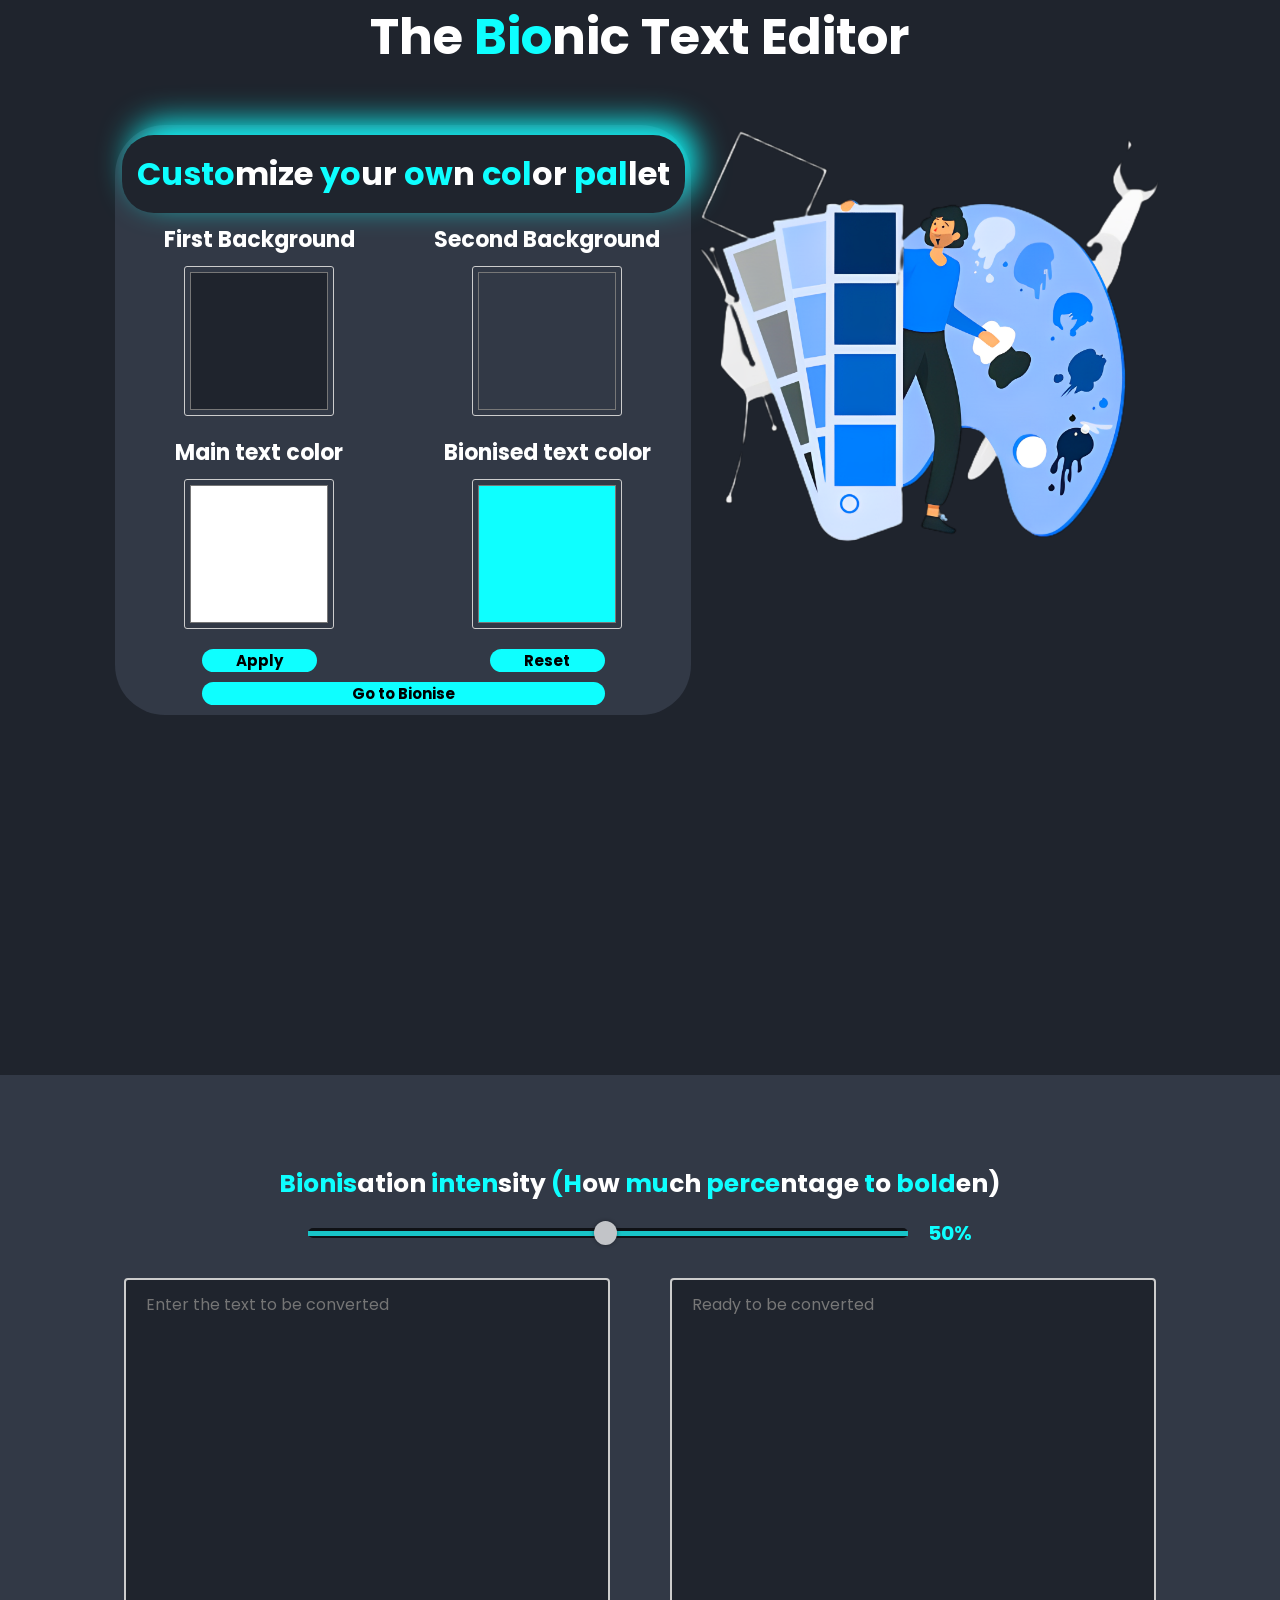
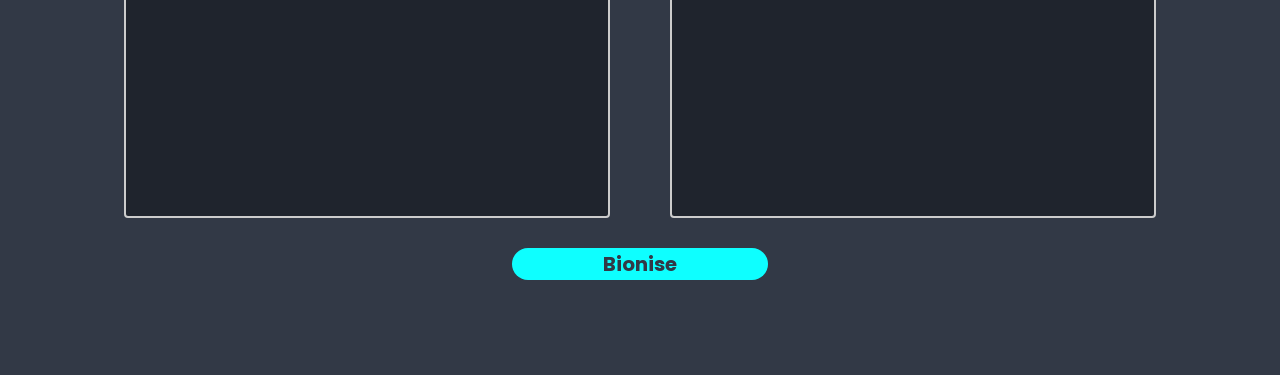
<file: index.html>
<!DOCTYPE html>
<html lang="en">
  <head>
      <meta charset="UTF-8">
      <meta http-equiv="X-UA-Compatible" content="IE=edge">
      <meta name="viewport" content="width=device-width, initial-scale=1.0">
      <link rel="stylesheet" href="styles.css"> 
      <title>Bionic Reader</title>
  </head>
  <body>
    <h3 class="heading">The <span>Bio</span>nic Text Editor</h3>
    <section class="theme">
      <div class="theme-content">
        <h4 class="contenthead"><span><b>Custo</b></span>mize <span><b>yo</b></span>ur <span><b>ow</b></span>n <span><b>col</b></span>or <span><b>pal</b></span>let</h3>
        <div class="color-picker">
          <div class="color-option">
            <label for="colorpicker2">First Background</label>
            <input type="color" id="colorpicker1" value="#1f242d">
      
          </div>
          <div class="color-option">
            <label for="colorpicker2">Second Background</label>
            <input type="color" id="colorpicker2" value="#323946">
          </div>
          <div class="color-option">
            <label for="colorpicker3">Main text color</label>
            <input type="color" id="colorpicker3" value="#ffffff">
          </div>
          <div class="color-option">
            <label for="colorpicker4">Bionised text color</label>
            <input type="color" id="colorpicker4" value="#0effff">
          </div>
        </div>  
        <a id="apply-colors" class="submit-color" onclick="applyColor()">Apply</a> 
        <a id="reset-colors" class="submit-color" onclick="resetColor()">Reset</a>
        <a id="go-to-bionise" class="submit-color" href="#main">Go to Bionise</a> 
      </div>
      <img src="asset/choose theme.png" alt="Choose theme" class="theme-img">
    </section>




    <section class="main" id="main">
      <h4 class="label"><span><b>Bionis</b></span>ation <span><b>inten</b></span>sity <span><b>(H</b></span>ow <span><b>mu</b></span>ch <span><b>perce</b></span>ntage <span><b>t</b></span>o <span><b>bold</b></span>en)</h4>
      <div class="sliderval">
        <input type="range" min="1" max="100" value="50" class="slider" id="perc">
        <p id="percval">None</p>
      </div>

      <div class="inputreg">
        <textarea name="input-text" id="input-text" placeholder="Enter the text to be converted"></textarea>
        <p id="output-text"><span class="blur">Ready to be converted</span></p>
      </div>
      <a onclick="formatText()" class="submit"><b>Bionise</b></a>
    </section>


  </body>
  <script src="script.js"></script>

</html>
</file>
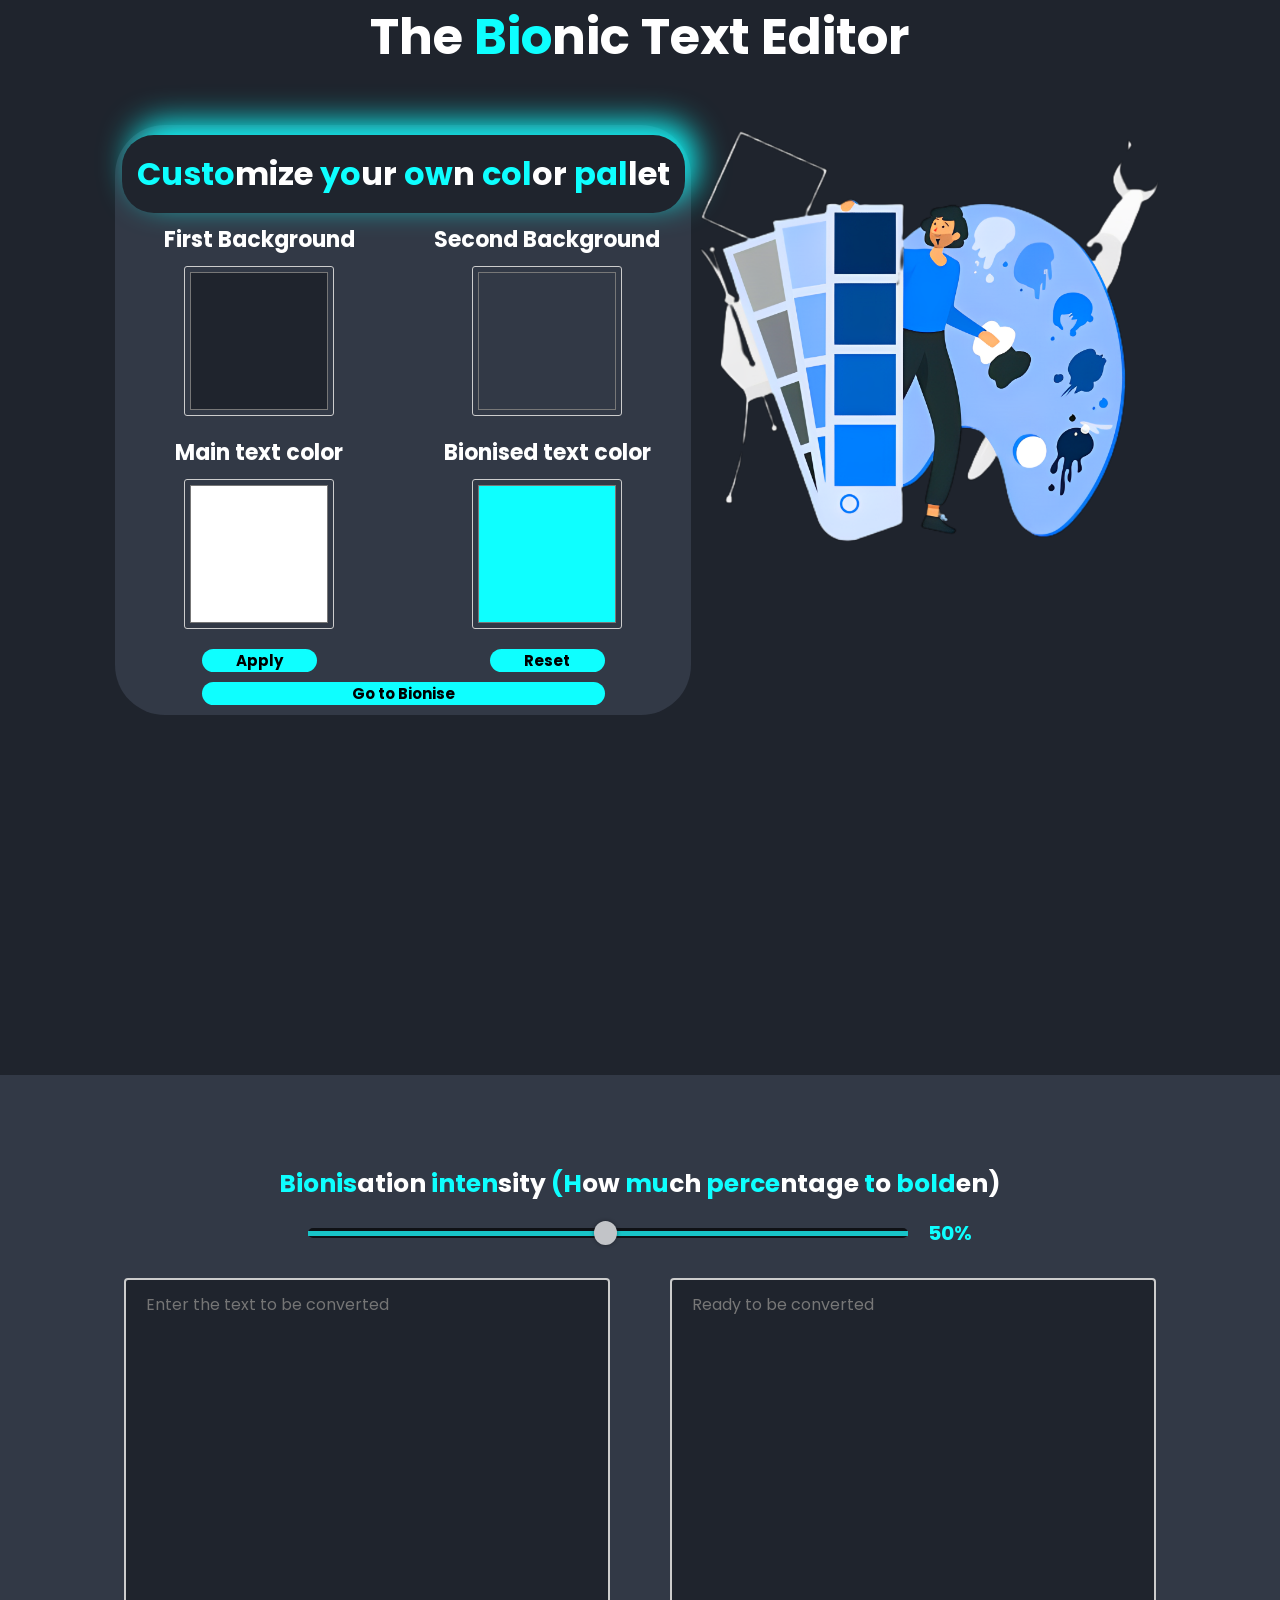
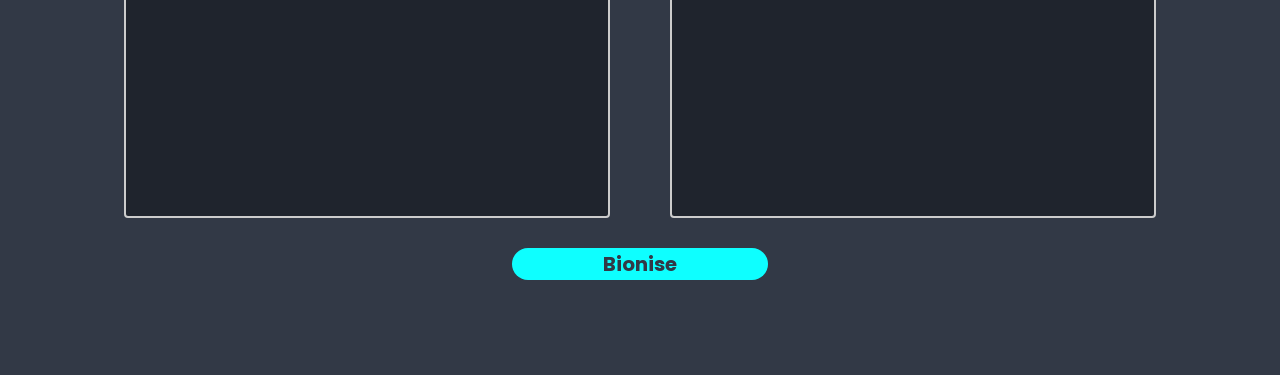
<file: bionic.html>
<!DOCTYPE html>
<html lang="en">
  <head>
      <meta charset="UTF-8">
      <meta http-equiv="X-UA-Compatible" content="IE=edge">
      <meta name="viewport" content="width=device-width, initial-scale=1.0">
      <link rel="stylesheet" href="styles.css"> 
      <title>Document</title>
  </head>
  <body>
    <h3 class="heading">The <span>Bio</span>nic Text Editor</h3>
    <section class="theme">
      <div class="theme-content">
        <h4 class="contenthead"><span><b>Custo</b></span>mize <span><b>yo</b></span>ur <span><b>ow</b></span>n <span><b>col</b></span>or <span><b>pal</b></span>let</h3>
        <div class="color-picker">
          <div class="color-option">
            <label for="colorpicker2">First Background</label>
            <input type="color" id="colorpicker1" value="#1f242d">
      
          </div>
          <div class="color-option">
            <label for="colorpicker2">Second Background</label>
            <input type="color" id="colorpicker2" value="#323946">
          </div>
          <div class="color-option">
            <label for="colorpicker3">Main text color</label>
            <input type="color" id="colorpicker3" value="#ffffff">
          </div>
          <div class="color-option">
            <label for="colorpicker4">Bionised text color</label>
            <input type="color" id="colorpicker4" value="#0effff">
          </div>
        </div>  
        <a id="apply-colors" class="submit-color" onclick="applyColor()">Apply</a> 
        <a id="reset-colors" class="submit-color" onclick="resetColor()">Reset</a>
        <a id="go-to-bionise" class="submit-color" href="#main">Go to Bionise</a> 
      </div>
      <img src="asset/choose theme.png" alt="Choose theme" class="theme-img">
    </section>




    <section class="main" id="main">
      <h4 class="label"><span><b>Bionis</b></span>ation <span><b>inten</b></span>sity <span><b>(H</b></span>ow <span><b>mu</b></span>ch <span><b>perce</b></span>ntage <span><b>t</b></span>o <span><b>bold</b></span>en)</h4>
      <div class="sliderval">
        <input type="range" min="1" max="100" value="50" class="slider" id="perc">
        <p id="percval">None</p>
      </div>

      <div class="inputreg">
        <textarea name="input-text" id="input-text" placeholder="Enter the text to be converted"></textarea>
        <p id="output-text"><span class="blur">Ready to be converted</span></p>
      </div>
      <a onclick="formatText()" class="submit"><b>Bionise</b></a>
    </section>


  </body>
  <script src="script.js"></script>

</html>
</file>
<file: styles.css>
@import url("https://fonts.googleapis.com/css2?family=Poppins:wght@300;400;500;600;700;800;900&display=swap");

*{
    margin:0;
    padding:0;
    box-sizing: border-box;
    text-decoration: none;
    border:none;
    outline:none;
    scroll-behavior: smooth;
    font-family: 'Poppins', sans-serif;
}

:root{
    --bg-color: #1f242d;
    --second-bg-color: #323946;
    --text-color: #fff;
    --main-color: #0effff;
    --hover-color: #02f7ff;
    --text-hover: black;
}



html {
    font-size: 62.5%;
    overflow-x: hidden;
}

body {
    background-color: var(--bg-color);
    color: var(--text-color);
}

section{
    min-height: 100vh;
    padding:10rem 9% 2rem;

}

.theme{
    padding-top: 5rem;
    margin: 0 auto 10rem;
    display: flex;
    justify-content: space-between;
    align-items: start;
    
}

.theme-img{
    top:0;
    padding: 0;
    margin: 0;
    width: 37vw;
}

.theme-content{
    background-color: var(--second-bg-color);
    border-radius:5rem;
    text-align: center;
    display: flex;
    justify-content: space-between;
    align-items: center;
    flex-wrap: wrap;
    flex-direction: row;
}


/*Color picker starts*/
.color-picker {
    display: flex;
    flex-wrap: wrap;
    justify-content: space-between;
    align-items: center;
  }

.color-option {
    padding: 0rem;
    flex-basis: 50%;    
    align-items: center;
    margin-bottom: 20px;
}

label {
    display: block;
    padding: 0;
    margin-bottom: 10px;
    font-weight: bold;
    font-size: 2.2rem;
}

input[type="color"] {
    appearance: none;
    -moz-appearance: none;
    -webkit-appearance: none;
    background: none;
    border: 0;
    cursor: pointer;
    height: 15em;
    padding: 0;
    width: 15em;
}

input[type="color"]::-webkit-color-swatch-wrapper {
padding: 0px;
}

#go-to-bionise{
    width: 70%;
    margin: 10px auto;
}


.submit-color{
    margin: 0 auto;
    width:20%;
    color: var(--text-hover);
    background-color: var(--main-color);
    border-radius: 3.2rem;
    font-size: 1.5rem;
    font-weight: bold;
    transition: 200ms ease;
}

.submit-color:hover,
.submit-color:focus{
    color: var(--text-hover);
    background-color:var(--main-color) ;
    box-shadow: 0 0.5em 0.5em -0.4em var(--main-color);
    transform: translateY(-0.25em);
}
  
.color-option input[type="color"] {
    border-radius: 3px;
    border: 1px solid #ccc;
    padding: 5px;
    width: 15rem;
    height: 15rem;
    box-sizing: border-box;
    transition: 200ms ease;
}
  
.color-option input[type="color"]:hover{
    box-shadow: 0 0 50rem var(--main-color);
}
  
/*Color picker ends*/

.contenthead{
    background-color: var(--bg-color);
    border-radius: 3.2rem;
    box-shadow: 1rem -1.2rem 3.2rem var(--main-color);
    margin:10px auto;
    padding: 1.5rem;
    font-size: 3.2rem;
    transition: 200ms ease;
}
.contenthead:hover{
    box-shadow: 1rem -1.2rem 5rem var(--main-color);
}



.main{
    padding: 4rem;
    background-color: var(--second-bg-color);
}

.inputreg{
    display: flex;
    justify-content:center;
    align-items: center;
    flex-wrap: wrap;
    flex-direction: row;
}

h3{
    top:0;
    left: 0;
    width: 100%;
    background-color: var(--bg-color);
    position: sticky;
    margin: 0 auto ;
    text-align: center;
    font-size: 5rem;

}
h4{
    margin: 5rem auto 0;
    text-align: center;
    font-size: 2.5rem;

}


/*Slider start*/
.slider {
    display: block;
    -webkit-appearance: none;
    width: 50%;
    height: 10px;
    border-radius: 5px;
    background: black; 
    outline: none;
    opacity: 0.7;
    -webkit-transition: .2s;
    transition: opacity .2s;
  }
  
  .slider:hover {
    opacity: 1;
  }
  
  .slider::-webkit-slider-runnable-track {
    width: 100%;
    height: 5px;
    background: var(--main-color); 
  }
  
  .slider::-webkit-slider-thumb {
    -webkit-appearance: none;
    appearance: none;
    width: 23px;
    height: 24px;
    border: 0; 
    border-radius: 100%;
    background: white; 
    box-shadow: 0px 0px 4px rgba(0, 0, 0, 0.5); 
    cursor: pointer;
    margin-top: -10px; 
  }
  
/*Slider ends*/

.sliderval{
    display:flex;
    justify-content:center;
    align-items: center;
    margin-top: 1.5em;
}

#percval{
    color: var(--main-color);
    font-size: 2rem;
    font-weight: bold;
    padding-left: 2rem;
}



span{
    color: var(--main-color)
}

#input-text , #output-text{
    width: 38vw;
    height: 60vh;
    color: var(--bg-color);
    margin:3rem;
    padding: 12px 20px;
    box-sizing: border-box;
    border: 2px solid #ccc;
    border-radius: 4px;
    color: var(--text-color);
    background-color: var(--bg-color);
    font-size: 16px;
    resize: none;
    overflow-y: auto ;
  }

.blur{
    color:#777777;
}

.submit{
    display: flex;
    justify-content: center;
    align-items: center;
    margin: 0 auto;
    color: var(--second-bg-color);
    background-color: var(--main-color);
    font-size: 2rem;
    width: 20vw;
    height: 3.2rem;
    border-radius:3.2rem;
    text-align: center;
    transition: 200ms ease;
}

.submit:hover,
.submit:focus {
    color: var(--text-hover);
    background-color:var(--main-color) ;
    box-shadow: 0 0.5em 0.5em -0.4em var(--main-color);
    transform: translateY(-0.25em);
}
</file>
